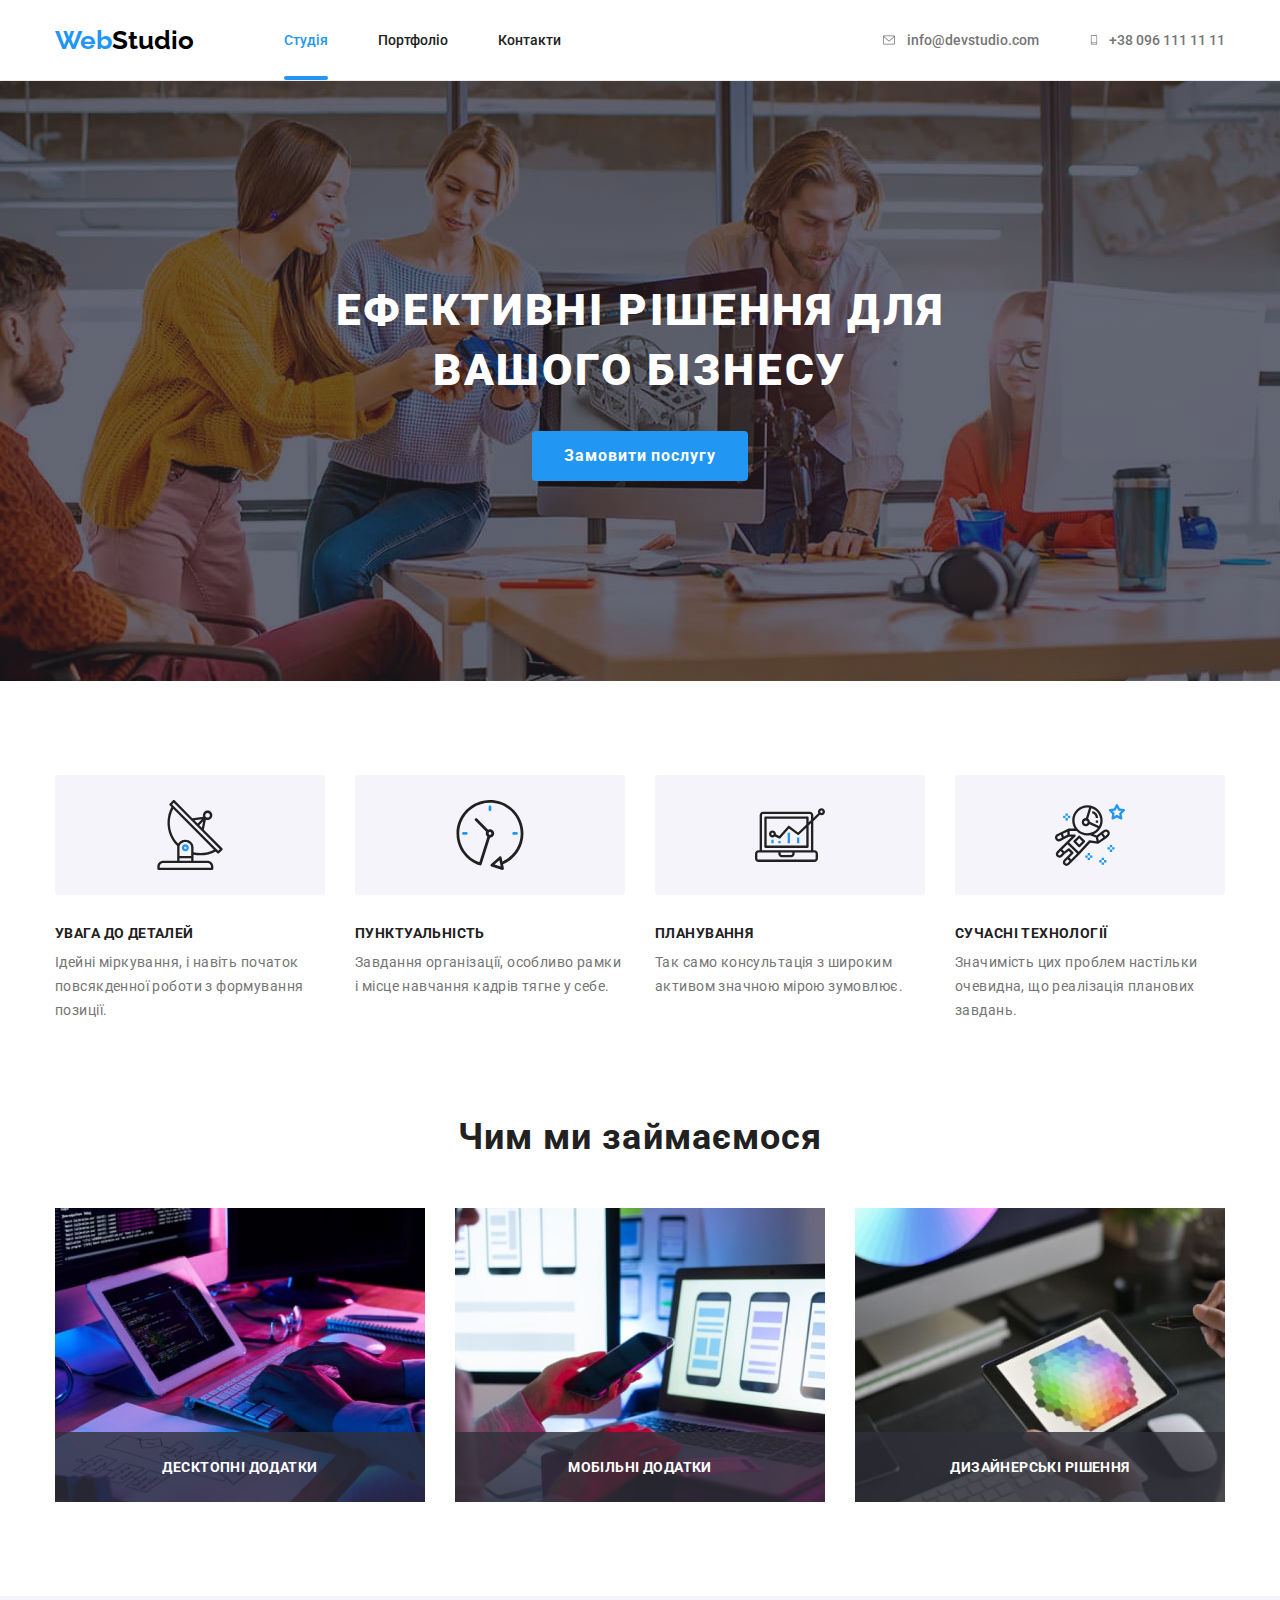
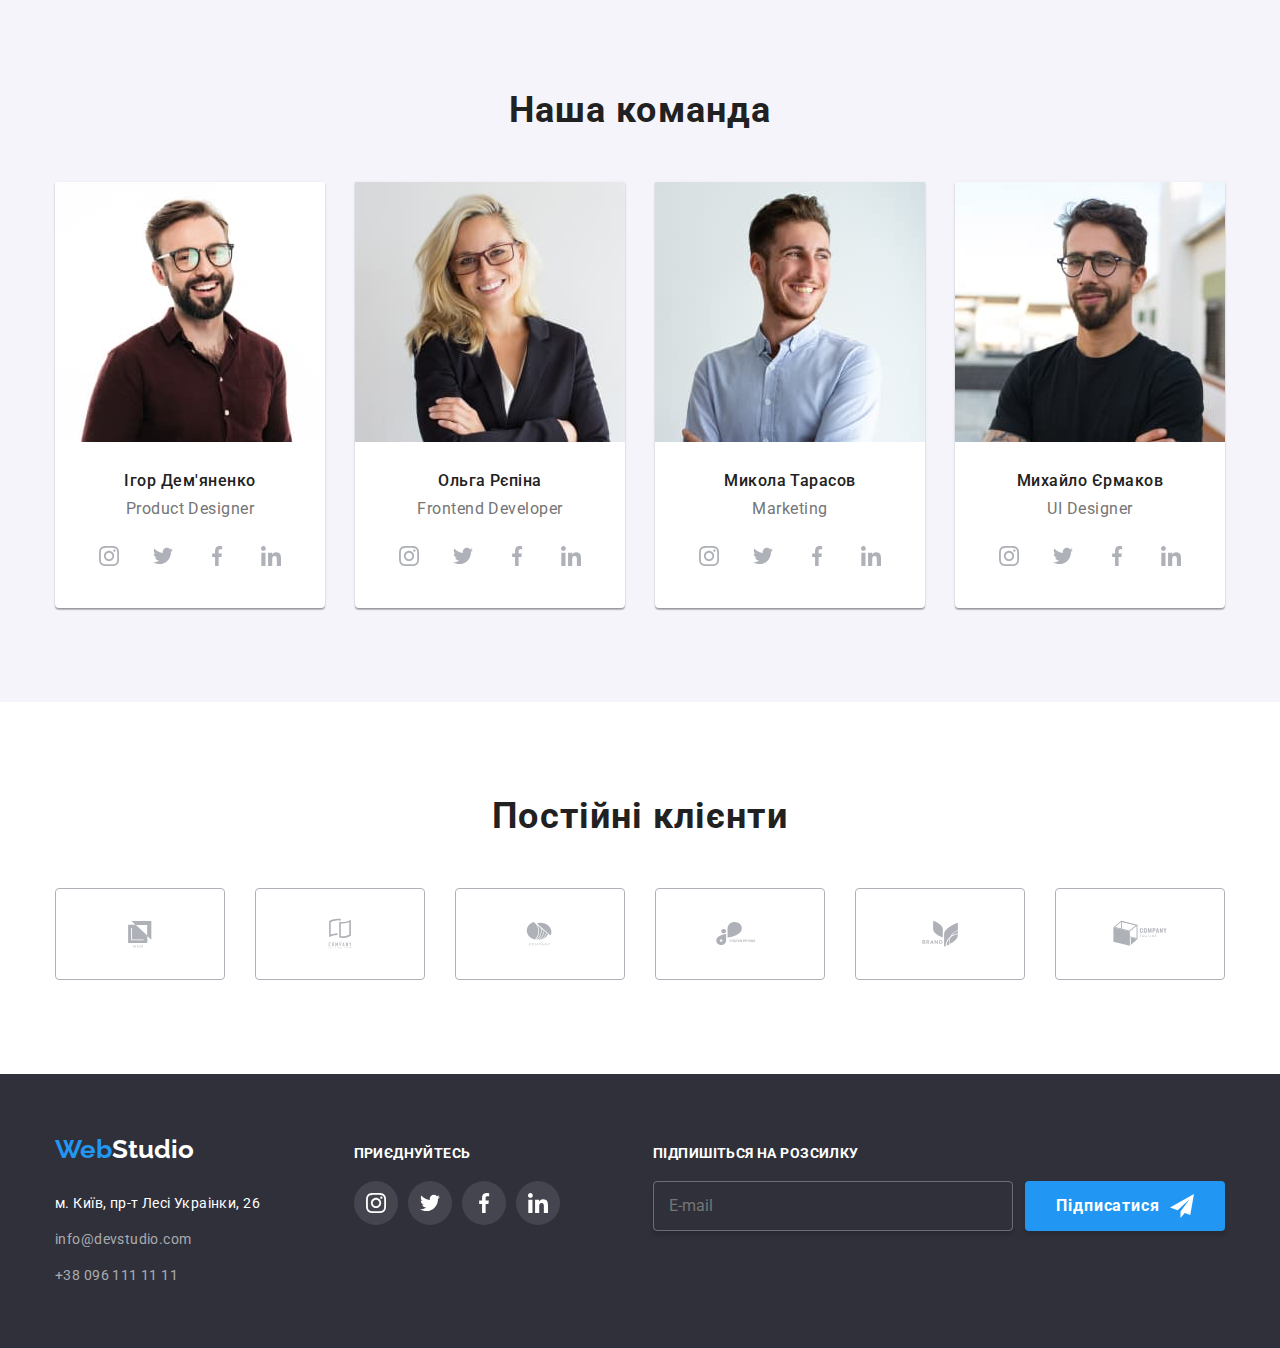
<file: index.html>
<!DOCTYPE html>
<html lang="uk">

<head>
  <meta charset="UTF-8">
  <meta name="viewport" content="width=device-width, initial-scale=1.0">

  <link rel="preconnect" href="https://fonts.googleapis.com">
  <link rel="preconnect" href="https://fonts.gstatic.com" crossorigin>
  <link href="https://fonts.googleapis.com/css2?family=Roboto:wght@400;500;700;900&display=swap" rel="stylesheet">
  <link href="https://fonts.googleapis.com/css2?family=Raleway:wght@700&display=swap" rel="stylesheet">

  <link rel="stylesheet" href="https://cdnjs.cloudflare.com/ajax/libs/modern-normalize/1.0.0/modern-normalize.min.css">
  <link rel="stylesheet" href="./css/main.min.css">

  <title>WebStudio</title>
</head>

<body>

  <!-- Header -->
  <header class="header">

    <div class="container header__menu">

      <!-- Navigation menu -->
      <nav class="navigation">
        <a href="#" class="logoweb">Web<span class="logostudio">Studio</span></a>
        <ul class="navigation__menu">
          <li><a href="#about" class="navigation__link-active">Студія</a></li>
          <li><a href="portfolio.html" class="navigation__link">Портфоліо</a></li>
          <li><a href="#contacts" class="navigation__link">Контакти</a></li>
        </ul>
      </nav>

      <!-- Connection menu -->
      <ul class="connection__menu">
        <li class="connection__list">
          <a href="mailto:info@devstudio.com" class="connection__link">
            <svg class="connection__svg-env">
              <use href="./images/symbol-defs.svg#envelope"></use>
            </svg>
            info@devstudio.com</a>
        </li>
        <li class="connection__list">
          <a href="tel:+380961111111" class="connection__link">
            <svg class="connection__svg-smart">
              <use href="./images/symbol-defs.svg#smartphone"></use>
            </svg>
            +38 096 111 11 11</a>
        </li>
      </ul>

      <!-- Mobile menu -->
      <div class="mobilemenu">
        <button class="mobilemenu__open js-open-menu" aria-expanded="false" aria-controls="mobile-menu">
          <svg class="mobilemenu__opensvg">
            <use href="./images/symbol-defs.svg#evenodd"></use>
          </svg>
        </button>
      </div>

      <div class="mobilemenu__conteiner js-menu-container " id="mobile-menu">
        <button class="mobilemenu__close js-close-menu">
          <svg class="mobilemenu__closesvg">
            <use href="./images/symbol-defs.svg#close"></use>
          </svg>
        </button>

        <ul class="mobilemenu__nav">
          <li><a href="#about" class="mobilemenu__link-active">Студія</a></li>
          <li><a href="portfolio.html" class="mobilemenu__link">Портфоліо</a></li>
          <li><a href="#contacts" class="mobilemenu__link">Контакти</a></li>
        </ul>

        <div>
        <ul>
          <li><a href="mailto:info@devstudio.com" class="mobilemenu__mailto">info@devstudio.com</a></li>
          <li><a href="tel:+380961111111" class="mobilemenu__tel">+38 096 111 11 11</a></li>
        </ul>
        <ul class="mobilemenu__snmenu">
          <li><a href="#" class="mobilemenu__snlist">Instagram</a></li>
          <li class="mobilemenu__snrazd"> </li>
          <li><a href="#" class="mobilemenu__snlist">Twitter</a></li>
          <li class="mobilemenu__snrazd"> </li>
          <li><a href="#" class="mobilemenu__snlist">Facebook</a></li>
          <li class="mobilemenu__snrazd"> </li>
          <li><a href="#" class="mobilemenu__snlist">LinkedIn</a></li>
        </ul>
      </div>

      </div>

    </div>
  </header>

  <!-- Main -->
  <main>

    <!-- Slogan -->
    <section class="section-slogan">
      <div class="container slogan">
        <h1 class="slogan__text">Ефективні рішення для вашого бізнесу</h1>
        <button type="button" class="order" data-modal-open>Замовити послугу</button>
      </div>

      <!-- Modal window -->
      <div class="modal__backdrop is-hidden" data-backdrop>
        <div class="modal is-hidden" data-modal>
          <form class="modal__form">
            <fieldset class="modal__group">
              <legend class="modal__title">Залиште свої дані, ми вам передзвонимо</legend>
              <label class="modal__label">
                <input type="text" name="username" placeholder=" " class="modal__input" autocomplete="on">
                <span class="modal__text">Ім'я</span>
                <span class="modal__icon">
                  <svg class="modal__svg">
                    <use href="./images/symbol-defs.svg#name"></use>
                  </svg>
                </span>
              </label>
              <label class="modal__label">
                <input type="text" name="phone" placeholder=" " class="modal__input" autocomplete="on">
                <span class="modal__text">Телефон</span> 
                <span class="modal__icon">
                  <svg class="modal__svg">
                    <use href="./images/symbol-defs.svg#phone"></use>
                  </svg>
                </span>
              </label>
              <label class="modal__label">
                <input type="text" name="email" placeholder=" " class="modal__input" autocomplete="on">
                <span class="modal__text">Пошта</span>
                <span class="modal__icon">
                  <svg class="modal__svg">
                    <use href="./images/symbol-defs.svg#email"></use>
                  </svg>
                </span>
              </label>
              <label class="modal__comments">
                <textarea name="feedback" placeholder="Введіть текст" class="modal__commetsinput" autocomplete="on"></textarea>
                <span class="modal__commentstext">Коментар</span>
              </label>
              <label class="modal__checkbox">
                <input type="checkbox" name="conditions" value="conditions" class="modal__checkboxinput">
                <span class="modal__checkboxicon">
                  <svg class="modal__checkboxsvg">
                    <use href="./images/symbol-defs.svg#checkbox"></use>
                  </svg>
                </span>
                <span class="modal__checkboxtext">Погоджуюся з розсилкою та приймаю
                  <a href="#" class="modal__checkboxtext-active">Умови договору</a></span>
              </label>
            </fieldset>
            <button type="submit" class="modal__send">
              Відправити
            </button>
          </form>
          <button data-modal-close class="modal__close">
            <svg class="modal__closesvg">
              <use href="./images/symbol-defs.svg#close"></use>
            </svg>
          </button>
        </div>
      </div>
    </section>


    <!-- What do we do -->
    <section class="section-whatdowedo">
      <div class="container whatdowedo">
        <h2 class="visually-hidden">What do we do</h2>
        <ul class="whatdowedo__menu">
          <li class="whatdowedo__list">
            <div class="whatdowedo__icon">
              <svg class="whatdowedo__icon-svg">
                <use href="./images/symbol-defs.svg#antenna"></use>
              </svg>
            </div>
            <h3 class="whatdowedo__title">Увага до деталей</h3>
            <p class="whatdowedo__text">Ідейні міркування, і навіть початок повсякденної роботи з формування позиції.
            </p>
          </li>

          <li class="whatdowedo__list icon-clock">
            <div class="whatdowedo__icon">
              <svg class="whatdowedo__icon-svg">
                <use href="./images/symbol-defs.svg#clock"></use>
              </svg>
            </div>
            <h3 class="whatdowedo__title">Пунктуальність</h3>
            <p class="whatdowedo__text">Завдання організації, особливо рамки і місце навчання кадрів тягне у себе.
            </p>
          </li>

          <li class="whatdowedo__list icon-diagram">
            <div class="whatdowedo__icon">
              <svg class="whatdowedo__icon-svg">
                <use href="./images/symbol-defs.svg#diagram"></use>
              </svg>
            </div>
            <h3 class="whatdowedo__title">Планування</h3>
            <p class="whatdowedo__text">Так само консультація з широким активом значною мірою зумовлює.</p>
          </li>

          <li class="whatdowedo__list icon-astronavt">
            <div class="whatdowedo__icon">
              <svg class="whatdowedo__icon-svg">
                <use href="./images/symbol-defs.svg#astronaut"></use>
              </svg>
            </div>
            <h3 class="whatdowedo__title">Сучасні технології</h3>
            <p class="whatdowedo__text">Значимість цих проблем настільки очевидна, що реалізація планових завдань.
            </p>
          </li>
        </ul>
      </div>
    </section>


    <!-- What do we do image-->

    <section class="section-whatimage">
      <div class="container what-image">
        <h2 class="whatimage__slogan" id="portfolio">Чим ми займаємося</h2>
        <ul class="whatimage__menu">
          <li class="whatimage__list">
            <img src="./images/whatimage/desktop@1x.jpg" 
            srcset="./images/whatimage/desktop@1x.jpg 1x,
                    ./images/whatimage/desktop@2x.jpg 2x,
                    ./images/whatimage/desktop@3x.jpg 3x"
            alt="Десктопні додатки" 
            class="whatimage__image">
            <p class="whatimage__text">Десктопні додатки</p>
          </li>

          <li class="whatimage__list">
            <img src="./images/whatimage/mobile@1x.jpg" 
            srcset="./images/whatimage/mobile@1x.jpg 1x,
                    ./images/whatimage/mobile@2x.jpg 2x,
                    ./images/whatimage/mobile@3x.jpg 3x"
            alt="Мобільні додатки" 
            class="whatimage__image">
            <p class="whatimage__text">Мобільні додатки</p>
          </li>

          <li class="whatimage__list">
            <img src="./images/whatimage/design@1x.jpg" 
            srcset="./images/whatimage/design@1x.jpg 1x,
                    ./images/whatimage/design@2x.jpg 2x,
                    ./images/whatimage/design@3x.jpg 3x"
            alt="Дизайнерські рішення"
            class="whatimage__image">
            <p class="whatimage__text">Дизайнерські рішення</p>
          </li>
        </ul>
      </div>
    </section>

    <!-- Our team -->

    <section class="section-ourteam">
      <div class="container ourteam">
        <h2 class="ourteam__title" id="about">Наша команда</h2>
        <ul class="ourteam__list">
          <li class="ourteam__card">
            <picture>
              <source srcset="./images/ourteam/demyanenko270@1x.jpg 1x, 
                              ./images/ourteam/demyanenko270@2x.jpg 2x, 
                              ./images/ourteam/demyanenko270@3x.jpg 3x" 
                              media="(min-width: 1200px)" >
              <source srcset="./images/ourteam/demyanenko354@1x.jpg 1x, 
                              ./images/ourteam/demyanenko354@2x.jpg 2x, 
                              ./images/ourteam/demyanenko354@3x.jpg 3x" 
                              media="(min-width: 768px)" >
              <source srcset="./images/ourteam/demyanenko450@1x.jpg 1x, 
                              ./images/ourteam/demyanenko450@2x.jpg 2x, 
                              ./images/ourteam/demyanenko450@3x.jpg 3x"  >
              <img src="./images/ourteam/demyanenko270@1x.jpg" alt="Ігор Дем'яненко" class="ourteam__img">
            </picture>
            <div class="ourteam__text">
              <h3 class="ourteam__name">Ігор Дем'яненко</h3>
              <p class="ourteam__profession">Product Designer</p>
              <ul class="ourteam__snmenu">
                <li>
                  <a href="#" class="ourteam__snlist">
                    <svg class="sn-svg">
                      <use href="./images/symbol-defs.svg#instagram"></use>
                    </svg>
                  </a>
                </li>
                <li>
                  <a href="#" class="ourteam__snlist">
                    <svg class="sn-svg">
                      <use href="./images/symbol-defs.svg#twitter"></use>
                    </svg>
                  </a>
                </li>
                <li>
                  <a href="#" class="ourteam__snlist">
                    <svg class="sn-svg">
                      <use href="./images/symbol-defs.svg#facebook"></use>
                    </svg>
                  </a>
                </li>
                <li>
                  <a href="#" class="ourteam__snlist">
                    <svg class="sn-svg">
                      <use href="./images/symbol-defs.svg#linkedin"></use>
                    </svg>
                  </a>
                </li>
              </ul>
            </div>
          </li>

          <li class="ourteam__card">
            <picture>
              <source srcset="./images/ourteam/repina270@1x.jpg 1x, 
                              ./images/ourteam/repina270@2x.jpg 2x, 
                              ./images/ourteam/repina270@3x.jpg 3x" 
                              media="(min-width: 1200px)" >
              <source srcset="./images/ourteam/repina354@1x.jpg 1x, 
                              ./images/ourteam/repina354@2x.jpg 2x, 
                              ./images/ourteam/repina354@3x.jpg 3x" 
                              media="(min-width: 768px)" >
              <source srcset="./images/ourteam/repina450@1x.jpg 1x, 
                              ./images/ourteam/repina450@2x.jpg 2x, 
                              ./images/ourteam/repina450@3x.jpg 3x"  >
              <img src="./images/ourteam/repina270@1x.jpg" alt="Ольга Рєпіна" class="ourteam__img">
            </picture>
            <div class="ourteam__text">
              <h3 class="ourteam__name">Ольга Рєпіна</h3>
              <p class="ourteam__profession">Frontend Developer</p>
              <ul class="ourteam__snmenu">
                <li>
                  <a href="#" class="ourteam__snlist">
                    <svg class="sn-svg">
                      <use href="./images/symbol-defs.svg#instagram"></use>
                    </svg>
                  </a>
                </li>
                <li>
                  <a href="#" class="ourteam__snlist">
                    <svg class="sn-svg">
                      <use href="./images/symbol-defs.svg#twitter"></use>
                    </svg>
                  </a>
                </li>
                <li>
                  <a href="#" class="ourteam__snlist">
                    <svg class="sn-svg">
                      <use href="./images/symbol-defs.svg#facebook"></use>
                    </svg>
                  </a>
                </li>
                <li>
                  <a href="#" class="ourteam__snlist">
                    <svg class="sn-svg">
                      <use href="./images/symbol-defs.svg#linkedin"></use>
                    </svg>
                  </a>
                </li>
              </ul>
            </div>
          </li>

          <li class="ourteam__card">
            <picture>
              <source srcset="./images/ourteam/tarasov270@1x.jpg 1x, 
                              ./images/ourteam/tarasov270@2x.jpg 2x, 
                              ./images/ourteam/tarasov270@3x.jpg 3x" 
                              media="(min-width: 1200px)" >
              <source srcset="./images/ourteam/tarasov354@1x.jpg 1x, 
                              ./images/ourteam/tarasov354@2x.jpg 2x, 
                              ./images/ourteam/tarasov354@3x.jpg 3x" 
                              media="(min-width: 768px)" >
              <source srcset="./images/ourteam/tarasov450@1x.jpg 1x, 
                              ./images/ourteam/tarasov450@2x.jpg 2x, 
                              ./images/ourteam/tarasov450@3x.jpg 3x"  >
              <img src="./images/ourteam/tarasov270@1x.jpg" alt="Микола Тарасов" class="ourteam__img">
            </picture>
            <div class="ourteam__text">
              <h3 class="ourteam__name">Микола Тарасов</h3>
              <p class="ourteam__profession">Marketing</p>
              <ul class="ourteam__snmenu">
                <li>
                  <a href="#" class="ourteam__snlist">
                    <svg class="sn-svg">
                      <use href="./images/symbol-defs.svg#instagram"></use>
                    </svg>
                  </a>
                </li>
                <li>
                  <a href="#" class="ourteam__snlist">
                    <svg class="sn-svg">
                      <use href="./images/symbol-defs.svg#twitter"></use>
                    </svg>
                  </a>
                </li>
                <li>
                  <a href="#" class="ourteam__snlist">
                    <svg class="sn-svg">
                      <use href="./images/symbol-defs.svg#facebook"></use>
                    </svg>
                  </a>
                </li>
                <li>
                  <a href="#" class="ourteam__snlist">
                    <svg class="sn-svg">
                      <use href="./images/symbol-defs.svg#linkedin"></use>
                    </svg>
                  </a>
                </li>
              </ul>
            </div>
          </li>

          <li class="ourteam__card">
            <picture>
              <source srcset="./images/ourteam/ermakov270@1x.jpg 1x, 
                              ./images/ourteam/ermakov270@2x.jpg 2x, 
                              ./images/ourteam/ermakov270@3x.jpg 3x" 
                              media="(min-width: 1200px)" >
              <source srcset="./images/ourteam/ermakov354@1x.jpg 1x, 
                              ./images/ourteam/ermakov354@2x.jpg 2x, 
                              ./images/ourteam/ermakov354@3x.jpg 3x" 
                              media="(min-width: 768px)" >
              <source srcset="./images/ourteam/ermakov450@1x.jpg 1x, 
                              ./images/ourteam/ermakov450@2x.jpg 2x, 
                              ./images/ourteam/ermakov450@3x.jpg 3x"  >
              <img src="./images/ourteam/ermakov270@1x.jpg" alt="Михайло Єрмаков" class="ourteam__img">
            </picture>
            <div class="ourteam__text">
              <h3 class="ourteam__name">Михайло Єрмаков</h3>
              <p class="ourteam__profession">UI Designer</p>
              <ul class="ourteam__snmenu">
                <li>
                  <a href="#" class="ourteam__snlist">
                    <svg class="sn-svg">
                      <use href="./images/symbol-defs.svg#instagram"></use>
                    </svg>
                  </a>
                </li>
                <li>
                  <a href="#" class="ourteam__snlist">
                    <svg class="sn-svg">
                      <use href="./images/symbol-defs.svg#twitter"></use>
                    </svg>
                  </a>
                </li>
                <li>
                  <a href="#" class="ourteam__snlist">
                    <svg class="sn-svg">
                      <use href="./images/symbol-defs.svg#facebook"></use>
                    </svg>
                  </a>
                </li>
                <li>
                  <a href="#" class="ourteam__snlist">
                    <svg class="sn-svg">
                      <use href="./images/symbol-defs.svg#linkedin"></use>
                    </svg>
                  </a>
                </li>
              </ul>
            </div>
          </li>

        </ul>
      </div>
    </section>


    <!-- Regular customers -->

    <section class="section-regcust">
      <div class="container">
        <h2 class="regcust__title" id="customers">Постійні клієнти</h2>
        <ul class="regcust__menu">
          <li class="regcust__list">
            <a href="#" class="regcust__list-a">
              <svg class="regcust__client-svg">
                <use href="./images/symbol-defs.svg#client1"></use>
              </svg>
            </a>
          </li>
          <li class="regcust__list">
            <a href="#" class="regcust__list-a">
              <svg class="regcust__client-svg">
                <use href="./images/symbol-defs.svg#client2"></use>
              </svg>
            </a>
          </li>
          <li class="regcust__list">
            <a href="#" class="regcust__list-a">
              <svg class="regcust__client-svg">
                <use href="./images/symbol-defs.svg#client3"></use>
              </svg>
            </a>
          </li>
          <li class="regcust__list">
            <a href="#" class="regcust__list-a">
              <svg class="regcust__client-svg">
                <use href="./images/symbol-defs.svg#client4"></use>
              </svg>
            </a>
          </li>
          <li class="regcust__list">
            <a href="#" class="regcust__list-a">
              <svg class="regcust__client-svg">
                <use href="./images/symbol-defs.svg#client5"></use>
              </svg>
            </a>
          </li>
          <li class="regcust__list">
            <a href="#" class="regcust__list-a">
              <svg class="regcust__client-svg">
                <use href="./images/symbol-defs.svg#client6"></use>
              </svg>
            </a>
          </li>
        </ul>
      </div>
    </section>

  </main>

  <!-- Footer -->
  <footer class="footer">

    <!-- Contacts -->
    <div class="container footer__container">
      <div class="footer__contacts">
        <a href="#" class="footer__logoweb" id="contacts">Web<span class="footer__logostudio">Studio</span></a>
        <ul class="contacts__menu">
          <li class="contacts__list">
            <a href="https://goo.gl/maps/CPtrU1FHBa2aNyZL9" target="_blank" rel="noopener noreferrer nofollow"
              class="contacts__link">
              м. Київ, пр-т Лесі Украінки, 26</a>
          </li>
          <li class="contacts__list">
            <a href="mailto:info@devstudio.com" class="contacts__link-dop">info@devstudio.com</a>
          </li>
          <li><a href="tel:+380961111111" class="contacts__link-dop">+38 096 111 11 11</a></li>
        </ul>
      </div>

      <!-- Social networks -->
      <div class="footer_socialnetworks">
        <p class="socialnetworks__title">приєднуйтесь</p>
        <ul class="socialnetworks__menu">
          <li>
            <a href="#" class="socialnetworks__list">
              <svg class="sn-svg">
                <use href="./images/symbol-defs.svg#instagram"></use>
              </svg>
            </a>
          </li>
          <li>
            <a href="#" class="socialnetworks__list">
              <svg class="sn-svg">
                <use href="./images/symbol-defs.svg#twitter"></use>
              </svg>
            </a>
          </li>
          <li>
            <a href="#" class="socialnetworks__list">
              <svg class="sn-svg">
                <use href="./images/symbol-defs.svg#facebook"></use>
              </svg>
            </a>
          </li>
          <li>
            <a href="#" class="socialnetworks__list">
              <svg class="sn-svg">
                <use href="./images/symbol-defs.svg#linkedin"></use>
              </svg>
            </a>
          </li>
        </ul>
      </div>

      <!-- Subscribe forms -->
      <div class="footer__subscribe">
        <p class="subscribe__title">Підпишіться на розсилку</p>
        <form name="subscribe__form" novalidate class="subscribe__form">
          <input type="email" name="email" placeholder="E-mail"  autocomplete="on">
          <button type="submit" class="subscribe__button">
            Підписатися
            <svg class="subscribe__svg">
              <use href="./images/symbol-defs.svg#telegram"></use>
            </svg>
          </button>
        </form>
      </div>

    </div>
  </footer>

  <!-- Script modal windows -->
  <script src="./js/modal.js"></script>

  <!-- Script mobile nenu -->
  <script src="./js/mobile-menu.js"></script>

</body>

</html>
</file>
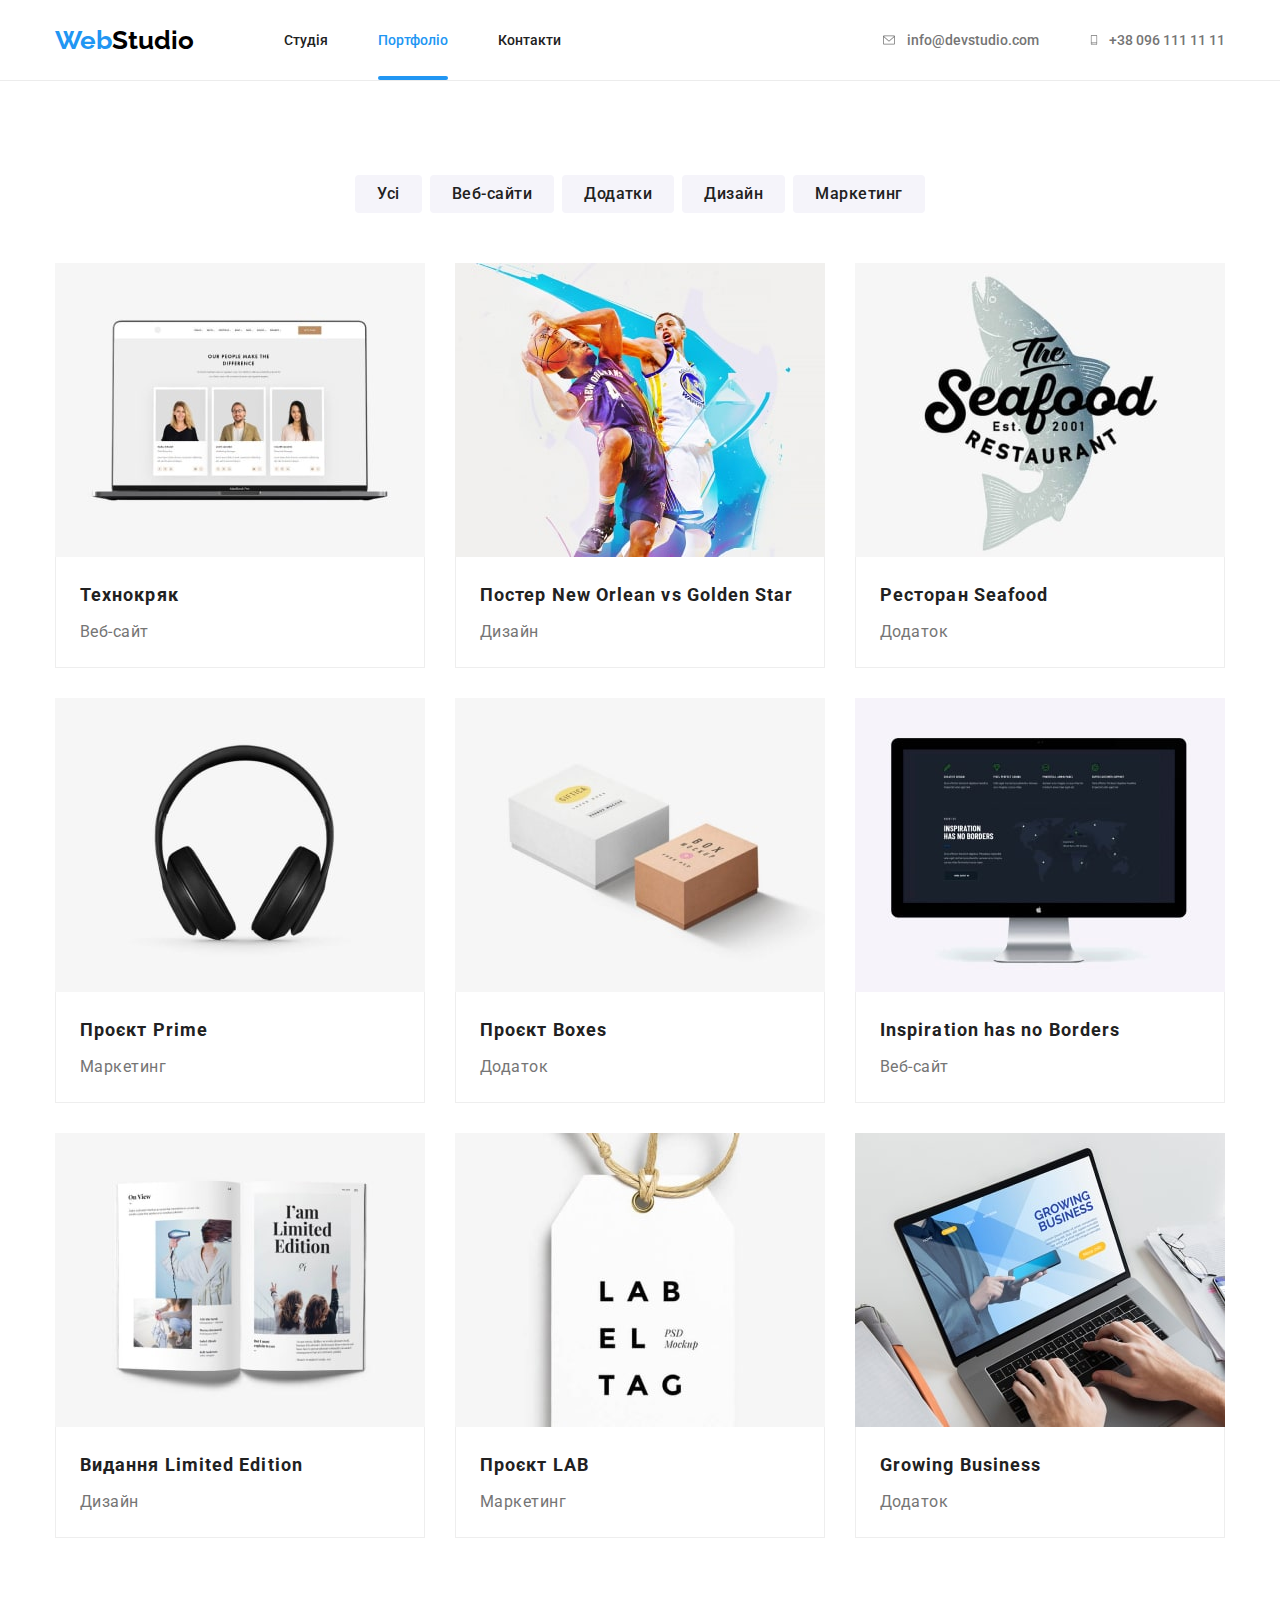
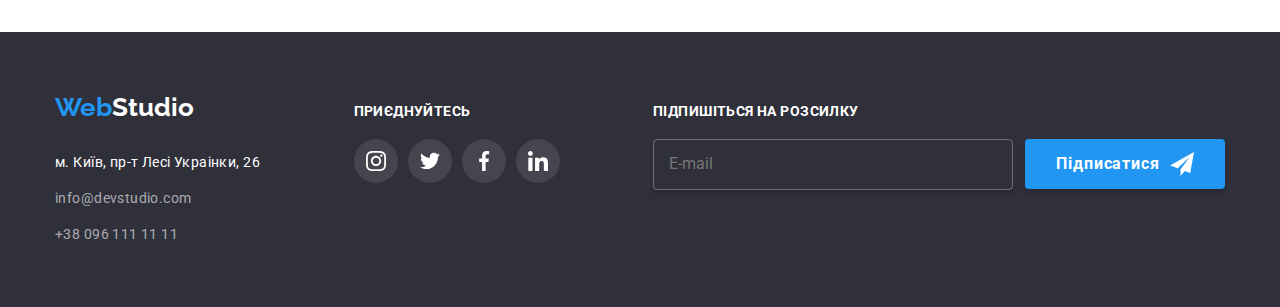
<file: portfolio.html>
<!DOCTYPE html>
<html lang="uk">

<head>
  <meta charset="UTF-8">
  <meta name="viewport" content="width=device-width, initial-scale=1.0">

  <link rel="preconnect" href="https://fonts.googleapis.com">
  <link rel="preconnect" href="https://fonts.gstatic.com" crossorigin>
  <link href="https://fonts.googleapis.com/css2?family=Roboto:wght@400;500;700;900&display=swap" rel="stylesheet">
  <link href="https://fonts.googleapis.com/css2?family=Raleway:wght@700&display=swap" rel="stylesheet">

  <link rel="stylesheet" href="https://cdnjs.cloudflare.com/ajax/libs/modern-normalize/1.0.0/modern-normalize.min.css">
  <link rel="stylesheet" href="./css/main.min.css">

  <title>Portfolio</title>
</head>

<body>

  <!-- Header -->
  <header class="header">

    <div class="container header__menu">

      <!-- Navigation menu -->
      <nav class="navigation">
        <a href="#" class="logoweb">Web<span class="logostudio">Studio</span></a>
        <ul class="navigation__menu">
          <li><a href="index.html" class="navigation__link">Студія</a></li>
          <li><a href="portfolio.html" class="navigation__link-active">Портфоліо</a></li>
          <li><a href="#contacts" class="navigation__link">Контакти</a></li>
        </ul>
      </nav>

      <!-- Connection menu -->
      <ul class="connection__menu">
        <li class="connection__list">
          <a href="mailto:info@devstudio.com" class="connection__link">
            <svg class="connection__svg-env">
              <use href="./images/symbol-defs.svg#envelope"></use>
            </svg>
            info@devstudio.com</a>
        </li>
        <li class="connection__list">
          <a href="tel:+380961111111" class="connection__link">
            <svg class="connection__svg-smart">
              <use href="./images/symbol-defs.svg#smartphone"></use>
            </svg>
            +38 096 111 11 11</a>
        </li>
      </ul>

      <!-- Mobile menu -->
      <div class="mobilemenu">
        <button class="mobilemenu__open js-open-menu" aria-expanded="false" aria-controls="mobile-menu">
          <svg class="mobilemenu__opensvg">
            <use href="./images/symbol-defs.svg#evenodd"></use>
          </svg>
        </button>
      </div>

      <div class="mobilemenu__conteiner js-menu-container " id="mobile-menu">
        <button class="mobilemenu__close js-close-menu">
          <svg class="mobilemenu__closesvg">
            <use href="./images/symbol-defs.svg#close"></use>
          </svg>
        </button>

        <ul class="mobilemenu__nav">
          <li><a href="index.html" class="mobilemenu__link">Студія</a></li>
          <li><a href="portfolio.html" class="mobilemenu__link-active">Портфоліо</a></li>
          <li><a href="#contacts" class="mobilemenu__link">Контакти</a></li>
        </ul>

        <div>
        <ul>
          <li><a href="mailto:info@devstudio.com" class="mobilemenu__mailto">info@devstudio.com</a></li>
          <li><a href="tel:+380961111111" class="mobilemenu__tel">+38 096 111 11 11</a></li>
        </ul>
        <ul class="mobilemenu__snmenu">
          <li><a href="#" class="mobilemenu__snlist">Instagram</a></li>
          <li class="mobilemenu__snrazd"> </li>
          <li><a href="#" class="mobilemenu__snlist">Twitter</a></li>
          <li class="mobilemenu__snrazd"> </li>
          <li><a href="#" class="mobilemenu__snlist">Facebook</a></li>
          <li class="mobilemenu__snrazd"> </li>
          <li><a href="#" class="mobilemenu__snlist">LinkedIn</a></li>
        </ul>
      </div>

      </div>

    </div>
  </header>

  <!-- Main -->
  <main>

    <section class="section__portfolio">

      <div class="container">
        <h1 class="visually-hidden">Portfolio</h1>

        <!-- PORTFOLIO BUTTONS -->

        <ul class="portfolio__button-menu">
          <li><button type="button" class="portfolio__button">Усі</button></li>
          <li><button type="button" class="portfolio__button">Веб-сайти</button></li>
          <li><button type="button" class="portfolio__button">Додатки</button></li>
          <li><button type="button" class="portfolio__button">Дизайн</button></li>
          <li><button type="button" class="portfolio__button">Маркетинг</button></li>
        </ul>

        <!-- PORTFOLIO CARDS -->

        <ul class="portfolio__menu">

          <li>
            <a href="#portfolio" class="portfolio__card">
              <div class="portfolio__image">
                <picture>
                  <source srcset="./images/portfolio/portfolio01d@1x.jpg 1x, 
                                  ./images/portfolio/portfolio01d@2x.jpg 2x, 
                                  ./images/portfolio/portfolio01d@3x.jpg 3x" 
                                  media="(min-width: 1200px)" >
                  <source srcset="./images/portfolio/portfolio01t@1x.jpg 1x, 
                                  ./images/portfolio/portfolio01t@2x.jpg 2x, 
                                  ./images/portfolio/portfolio01t@3x.jpg 3x" 
                                  media="(min-width: 768px)" >
                  <source srcset="./images/portfolio/portfolio01m@1x.jpg 1x, 
                                  ./images/portfolio/portfolio01m@2x.jpg 2x, 
                                  ./images/portfolio/portfolio01m@3x.jpg 3x">
                  <img src="./images/portfolio/portfolio01@1x.jpg" class="portfolio__picture" alt="Технокряк">
                </picture>
                <div class="portfolio__overlay">
                  <p class="portfolio__overlay-text">Ресурс пропонує комплексні пропозиції з різним рівнем
                    функціоналу та
                    сервісів. Все це дозволить
                    відвідувачу отримати вичерпні відомості про компанію чи приватну особу.</p>
                </div>
              </div>
              <div class="portfolio__back">
                <h3 class="portfolio__title">Технокряк</h3>
                <p class="portfolio__text">Веб-сайт</p>
              </div>
            </a>
          </li>

          <li>
            <a href="#portfolio" class="portfolio__card">
              <div class="portfolio__image">
                <picture>
                  <source srcset="./images/portfolio/portfolio02d@1x.jpg 1x, 
                                  ./images/portfolio/portfolio02d@2x.jpg 2x, 
                                  ./images/portfolio/portfolio02d@3x.jpg 3x" 
                                  media="(min-width: 1200px)" >
                  <source srcset="./images/portfolio/portfolio02t@1x.jpg 1x, 
                                  ./images/portfolio/portfolio02t@2x.jpg 2x, 
                                  ./images/portfolio/portfolio02t@3x.jpg 3x" 
                                  media="(min-width: 768px)" >
                  <source srcset="./images/portfolio/portfolio02m@1x.jpg 1x, 
                                  ./images/portfolio/portfolio02m@2x.jpg 2x, 
                                  ./images/portfolio/portfolio02m@3x.jpg 3x"  >
                  <img src="./images/portfolio/portfolio02@1x.jpg" class="portfolio__picture" alt="Постер New Orlean vs Golden Star">
                </picture>
                <div class="portfolio__overlay">
                  <p class="portfolio__overlay-text">Ресурс пропонує комплексні пропозиції з різним рівнем функціоналу
                    та
                    сервісів. Все це дозволить
                    відвідувачу отримати вичерпні відомості про компанію чи приватну особу.</p>
                </div>
              </div>
              <div class="portfolio__back">
                <h3 class="portfolio__title">Постер New Orlean vs Golden Star</h3>
                <p class="portfolio__text">Дизайн</p>
              </div>
            </a>
          </li>

          <li>
            <a href="#portfolio" class="portfolio__card">
              <div class="portfolio__image">
                <picture>
                  <source srcset="./images/portfolio/portfolio03d@1x.jpg 1x, 
                                  ./images/portfolio/portfolio03d@2x.jpg 2x, 
                                  ./images/portfolio/portfolio03d@3x.jpg 3x" 
                                  media="(min-width: 1200px)" >
                  <source srcset="./images/portfolio/portfolio03t@1x.jpg 1x, 
                                ./images/portfolio/portfolio03t@2x.jpg 2x, 
                                ./images/portfolio/portfolio03t@3x.jpg 3x" 
                                media="(min-width: 768px)" >
                <source srcset="./images/portfolio/portfolio03m@1x.jpg 1x, 
                                ./images/portfolio/portfolio03m@2x.jpg 2x, 
                                ./images/portfolio/portfolio03m@3x.jpg 3x"  >
                <img src="./images/portfolio/portfolio03@1x.jpg" class="portfolio__picture" alt="Ресторан Seafood">
                </picture>
                <div class="portfolio__overlay">
                  <p class="portfolio__overlay-text">Ресурс пропонує комплексні пропозиції з різним рівнем функціоналу
                    та
                    сервісів. Все це дозволить
                    відвідувачу отримати вичерпні відомості про компанію чи приватну особу.</p>
                </div>
              </div>
              <div class="portfolio__back">
                <h3 class="portfolio__title">Ресторан Seafood</h3>
                <p class="portfolio__text">Додаток</p>
              </div>
            </a>
          </li>

          <li>
            <a href="#portfolio" class="portfolio__card">
              <div class="portfolio__image">
                <picture>
                  <source srcset="./images/portfolio/portfolio04d@1x.jpg 1x, 
                                  ./images/portfolio/portfolio04d@2x.jpg 2x, 
                                  ./images/portfolio/portfolio04d@3x.jpg 3x" 
                                  media="(min-width: 1200px)" >
                <source srcset="./images/portfolio/portfolio04t@1x.jpg 1x, 
                                ./images/portfolio/portfolio04t@2x.jpg 2x, 
                                ./images/portfolio/portfolio04t@3x.jpg 3x" 
                                media="(min-width: 768px)" >
                <source srcset="./images/portfolio/portfolio04m@1x.jpg 1x, 
                                ./images/portfolio/portfolio04m@2x.jpg 2x, 
                                ./images/portfolio/portfolio04m@3x.jpg 3x"  >
                <img src="./images/portfolio/portfolio04@1x.jpg" class="portfolio__picture" alt="Проєкт Prime">
                </picture>      
                <div class="portfolio__overlay">
                  <p class="portfolio__overlay-text">Ресурс пропонує комплексні пропозиції з різним рівнем функціоналу
                    та
                    сервісів. Все це дозволить
                    відвідувачу отримати вичерпні відомості про компанію чи приватну особу.</p>
                </div>
              </div>
              <div class="portfolio__back">
                <h3 class="portfolio__title">Проєкт Prime</h3>
                <p class="portfolio__text">Маркетинг</p>
              </div>
            </a>
          </li>

          <li>
            <a href="#portfolio" class="portfolio__card">
              <div class="portfolio__image">
                <picture>
                  <source srcset="./images/portfolio/portfolio05d@1x.jpg 1x, 
                                  ./images/portfolio/portfolio05d@2x.jpg 2x, 
                                  ./images/portfolio/portfolio05d@3x.jpg 3x" 
                                  media="(min-width: 1200px)" >
                  <source srcset="./images/portfolio/portfolio05t@1x.jpg 1x, 
                                ./images/portfolio/portfolio05t@2x.jpg 2x, 
                                ./images/portfolio/portfolio05t@3x.jpg 3x" 
                                media="(min-width: 768px)" >
                <source srcset="./images/portfolio/portfolio05m@1x.jpg 1x, 
                                ./images/portfolio/portfolio05m@2x.jpg 2x, 
                                ./images/portfolio/portfolio05m@3x.jpg 3x"  >
                <img src="./images/portfolio/portfolio05@1x.jpg" class="portfolio__picture" alt="Проєкт Boxes">
                </picture>
                <div class="portfolio__overlay">
                  <p class="portfolio__overlay-text">Ресурс пропонує комплексні пропозиції з різним рівнем функціоналу
                    та
                    сервісів. Все це дозволить
                    відвідувачу отримати вичерпні відомості про компанію чи приватну особу.</p>
                </div>
              </div>
              <div class="portfolio__back">
                <h3 class="portfolio__title">Проєкт Boxes</h3>
                <p class="portfolio__text">Додаток</p>
              </div>
            </a>
          </li>

          <li>
            <a href="#portfolio" class="portfolio__card">
              <div class="portfolio__image">
                <picture>
                  <source srcset="./images/portfolio/portfolio06d@1x.jpg 1x, 
                                    ./images/portfolio/portfolio06d@2x.jpg 2x, 
                                    ./images/portfolio/portfolio06d@3x.jpg 3x" 
                                    media="(min-width: 1200px)" >
                  <source srcset="./images/portfolio/portfolio06t@1x.jpg 1x, 
                                ./images/portfolio/portfolio06t@2x.jpg 2x, 
                                ./images/portfolio/portfolio06t@3x.jpg 3x" 
                                media="(min-width: 768px)" >
                <source srcset="./images/portfolio/portfolio06m@1x.jpg 1x, 
                                ./images/portfolio/portfolio06m@2x.jpg 2x, 
                                ./images/portfolio/portfolio06m@3x.jpg 3x"  >
                <img src="./images/portfolio/portfolio06@1x.jpg" class="portfolio__picture" alt="Inspiration has no Borders">
                </picture>
                <div class="portfolio__overlay">
                  <p class="portfolio__overlay-text">Ресурс пропонує комплексні пропозиції з різним рівнем функціоналу
                    та
                    сервісів. Все це дозволить
                    відвідувачу отримати вичерпні відомості про компанію чи приватну особу.</p>
                </div>
              </div>
              <div class="portfolio__back">
                <h3 class="portfolio__title">Inspiration has no Borders</h3>
                <p class="portfolio__text">Веб-сайт</p>
              </div>
            </a>
          </li>

          <li>
            <a href="#portfolio" class="portfolio__card">
              <div class="portfolio__image">
                <picture>
                  <source srcset="./images/portfolio/portfolio07d@1x.jpg 1x, 
                                  ./images/portfolio/portfolio07d@2x.jpg 2x, 
                                  ./images/portfolio/portfolio07d@3x.jpg 3x" 
                                  media="(min-width: 1200px)" >
                  <source srcset="./images/portfolio/portfolio07t@1x.jpg 1x, 
                                ./images/portfolio/portfolio07t@2x.jpg 2x, 
                                ./images/portfolio/portfolio07t@3x.jpg 3x" 
                                media="(min-width: 768px)" >
                <source srcset="./images/portfolio/portfolio07m@1x.jpg 1x, 
                                ./images/portfolio/portfolio07m@2x.jpg 2x, 
                                ./images/portfolio/portfolio07m@3x.jpg 3x"  >
                <img src="./images/portfolio/portfolio07@1x.jpg" class="portfolio__picture" alt="Видання Limited Edition">
                </picture>
                <div class="portfolio__overlay">
                  <p class="portfolio__overlay-text">Ресурс пропонує комплексні пропозиції з різним рівнем функціоналу
                    та
                    сервісів. Все це дозволить
                    відвідувачу отримати вичерпні відомості про компанію чи приватну особу.</p>
                </div>
              </div>
              <div class="portfolio__back">
                <h3 class="portfolio__title">Видання Limited Edition</h3>
                <p class="portfolio__text">Дизайн</p>
              </div>
            </a>
          </li>

          <li>
            <a href="#portfolio" class="portfolio__card">
              <div class="portfolio__image">
                <picture>
                  <source srcset="./images/portfolio/portfolio08d@1x.jpg 1x, 
                                  ./images/portfolio/portfolio08d@2x.jpg 2x, 
                                  ./images/portfolio/portfolio08d@3x.jpg 3x" 
                                  media="(min-width: 1200px)" >
                  <source srcset="./images/portfolio/portfolio08t@1x.jpg 1x, 
                                ./images/portfolio/portfolio08t@2x.jpg 2x, 
                                ./images/portfolio/portfolio08t@3x.jpg 3x" 
                                media="(min-width: 768px)" >
                <source srcset="./images/portfolio/portfolio08m@1x.jpg 1x, 
                                ./images/portfolio/portfolio08m@2x.jpg 2x, 
                                ./images/portfolio/portfolio08m@3x.jpg 3x"  >
                <img src="./images/portfolio/portfolio08@1x.jpg" class="portfolio__picture" alt="Проєкт LAB">
                </picture>
                <div class="portfolio__overlay">
                  <p class="portfolio__overlay-text">Ресурс пропонує комплексні пропозиції з різним рівнем функціоналу
                    та
                    сервісів. Все це дозволить
                    відвідувачу отримати вичерпні відомості про компанію чи приватну особу.</p>
                </div>
              </div>
              <div class="portfolio__back">
                <h3 class="portfolio__title">Проєкт LAB</h3>
                <p class="portfolio__text">Маркетинг</p>
              </div>
            </a>
          </li>

          <li>
            <a href="#portfolio" class="portfolio__card">
              <div class="portfolio__image">
                <picture>
                  <source srcset="./images/portfolio/portfolio09d@1x.jpg 1x, 
                                  ./images/portfolio/portfolio09d@2x.jpg 2x, 
                                  ./images/portfolio/portfolio09d@3x.jpg 3x" 
                                  media="(min-width: 1200px)" >
                <source srcset="./images/portfolio/portfolio09t@1x.jpg 1x, 
                                ./images/portfolio/portfolio09t@2x.jpg 2x, 
                                ./images/portfolio/portfolio09t@3x.jpg 3x" 
                                media="(min-width: 768px)" >
                <source srcset="./images/portfolio/portfolio09m@1x.jpg 1x, 
                                ./images/portfolio/portfolio09m@2x.jpg 2x, 
                                ./images/portfolio/portfolio09m@3x.jpg 3x"  >
                <img src="./images/portfolio/portfolio09@1x.jpg" class="portfolio__picture" alt="Growing Business">
                </picture>
                <div class="portfolio__overlay">
                  <p class="portfolio__overlay-text">Ресурс пропонує комплексні пропозиції з різним рівнем функціоналу
                    та
                    сервісів. Все це дозволить
                    відвідувачу отримати вичерпні відомості про компанію чи приватну особу.</p>
                </div>
              </div>
              <div class="portfolio__back">
                <h3 class="portfolio__title">Growing Business</h3>
                <p class="portfolio__text">Додаток</p>
              </div>
            </a>
          </li>
        </ul>

      </div>

    </section>
  </main>

  <!-- Footer -->
  <footer class="footer">

    <!-- Contacts -->
    <div class="container footer__container">
      <div class="footer__contacts">
        <a href="#" class="footer__logoweb" id="contacts">Web<span class="footer__logostudio">Studio</span></a>
        <ul class="contacts__menu">
          <li class="contacts__list">
            <a href="https://goo.gl/maps/CPtrU1FHBa2aNyZL9" target="_blank" rel="noopener noreferrer nofollow"
              class="contacts__link">
              м. Київ, пр-т Лесі Украінки, 26</a>
          </li>
          <li class="contacts__list">
            <a href="mailto:info@devstudio.com" class="contacts__link-dop">info@devstudio.com</a>
          </li>
          <li><a href="tel:+380961111111" class="contacts__link-dop">+38 096 111 11 11</a></li>
        </ul>
      </div>

      <!-- Social networks -->
      <div class="footer_socialnetworks">
        <p class="socialnetworks__title">приєднуйтесь</p>
        <ul class="socialnetworks__menu">
          <li>
            <a href="#" class="socialnetworks__list">
              <svg class="sn-svg">
                <use href="./images/symbol-defs.svg#instagram"></use>
              </svg>
            </a>
          </li>
          <li>
            <a href="#" class="socialnetworks__list">
              <svg class="sn-svg">
                <use href="./images/symbol-defs.svg#twitter"></use>
              </svg>
            </a>
          </li>
          <li>
            <a href="#" class="socialnetworks__list">
              <svg class="sn-svg">
                <use href="./images/symbol-defs.svg#facebook"></use>
              </svg>
            </a>
          </li>
          <li>
            <a href="#" class="socialnetworks__list">
              <svg class="sn-svg">
                <use href="./images/symbol-defs.svg#linkedin"></use>
              </svg>
            </a>
          </li>
        </ul>
      </div>


      <!-- Subscribe forms -->
      <div class="footer__subscribe">
        <p class="subscribe__title">Підпишіться на розсилку</p>
        <form name="subscribe__form" novalidate class="subscribe__form">
          <input type="email" name="email" placeholder="E-mail"  autocomplete="on">
          <button type="submit" class="subscribe__button">
            Підписатися
            <svg class="subscribe__svg">
              <use href="./images/symbol-defs.svg#telegram"></use>
            </svg>
          </button>
        </form>
      </div>

    </div>
  </footer>

  
  <!-- Script mobile nenu -->
  <script src="./js/mobile-menu.js"></script>

</body>

</html>
</file>
<file: css/main.min.css>
body{font-style:normal;font-family:"Roboto",sans-serif}body.modal-open{overflow:hidden}h1,h2,h3,h4,h5,h6{margin:0;padding:0}p{margin:0;padding:0}a{text-decoration:none;color:currentColor}ul{list-style-type:none;margin:0;padding:0}button{font-style:normal;font-family:"Roboto",sans-serif;padding:0}img{display:block}.visually-hidden{position:absolute;width:1px;height:1px;margin:-1px;border:0;padding:0;white-space:nowrap;-webkit-clip-path:inset(100%);clip-path:inset(100%);clip:rect(0 0 0 0);overflow:hidden}.container{max-width:480px;padding:0 15px;margin:0 auto}@media screen and (min-width: 768px){.container{max-width:768px;padding:0 15px;margin:0 auto}}@media screen and (min-width: 1200px){.container{max-width:1200px;padding:0 15px;margin:0 auto}}.header{border-bottom:1px solid #ececec;position:relative}.header__menu{background-color:#fff;display:-webkit-box;display:-ms-flexbox;display:flex;-webkit-box-align:center;-ms-flex-align:center;align-items:center;-webkit-box-pack:justify;-ms-flex-pack:justify;justify-content:space-between}.logoweb{color:#2196f3;font-size:26px;font-weight:700;line-height:1.17;font-family:"Raleway",sans-serif}.logostudio{color:#000}.navigation{display:-webkit-box;display:-ms-flexbox;display:flex;-webkit-box-align:center;-ms-flex-align:center;align-items:center}.navigation__menu{display:none}@media screen and (min-width: 768px){.navigation__menu{display:-webkit-box;display:-ms-flexbox;display:flex;gap:50px;padding:0;margin-left:90px}}.navigation__link{color:#212121;font-size:14px;font-weight:500;line-height:1.17;display:block;padding:32px 0;-webkit-transition:color 250ms cubic-bezier(0.4, 0, 0.2, 1);transition:color 250ms cubic-bezier(0.4, 0, 0.2, 1)}.navigation__link-active{position:relative;color:#2196f3;font-size:14px;font-weight:500;line-height:1.17;display:block;padding:32px 0}.navigation__link-active::after{content:"";position:absolute;bottom:0;display:block;background-color:#2196f3;width:100%;height:4px;border-radius:2px}.navigation__link:hover,.navigation__link:focus{color:#2196f3}.connection{margin:0}.connection__menu{display:none}@media screen and (min-width: 768px){.connection__menu{display:-webkit-box;display:-ms-flexbox;display:flex;-ms-flex-wrap:wrap;flex-wrap:wrap;gap:10px;padding:0;margin-left:90px}}@media screen and (min-width: 1200px){.connection__menu{display:-webkit-box;display:-ms-flexbox;display:flex;gap:50px;padding:0;-webkit-box-align:center;-ms-flex-align:center;align-items:center}}.connection__list{color:#757575}.connection__svg-env{width:16px;height:12px;padding:0;margin-right:10px;fill:currentColor}.connection__svg-smart{width:10px;height:16px;padding:0;margin-right:10px;fill:currentColor}.connection__link{display:-webkit-box;display:-ms-flexbox;display:flex;-webkit-box-align:center;-ms-flex-align:center;align-items:center;color:currentColor;font-size:14px;font-weight:500;line-height:1.17;-webkit-transition:color 250ms cubic-bezier(0.4, 0, 0.2, 1);transition:color 250ms cubic-bezier(0.4, 0, 0.2, 1)}.connection__link:hover,.connection__link:focus{color:#2196f3}.mobilemenu{padding:10px 0;color:#000}@media screen and (min-width: 768px){.mobilemenu{display:none}}.mobilemenu__conteiner{position:fixed;z-index:10;top:0;left:0;width:100vw;height:100vh;padding:48px 40px;background-color:#fff;-webkit-transform:translateY(-200%);transform:translateY(-200%);-webkit-transition:-webkit-transform 250ms ease-in-out;transition:-webkit-transform 250ms ease-in-out;transition:transform 250ms ease-in-out;transition:transform 250ms ease-in-out, -webkit-transform 250ms ease-in-out;display:-webkit-box;display:-ms-flexbox;display:flex;-webkit-box-orient:vertical;-webkit-box-direction:normal;-ms-flex-direction:column;flex-direction:column;-webkit-box-pack:justify;-ms-flex-pack:justify;justify-content:space-between}@media screen and (min-width: 768px){.mobilemenu__conteiner{display:none}}.mobilemenu__conteiner.is-open{-webkit-transform:translateY(0);transform:translateY(0)}.mobilemenu__open{display:-webkit-box;display:-ms-flexbox;display:flex;-webkit-box-align:center;-ms-flex-align:center;align-items:center;-webkit-box-pack:center;-ms-flex-pack:center;justify-content:center;width:40px;height:40px;color:#000;border:1px solid #fff;background-color:#fff;cursor:pointer;-webkit-transition:color 250ms cubic-bezier(0.4, 0, 0.2, 1);transition:color 250ms cubic-bezier(0.4, 0, 0.2, 1)}.mobilemenu__opensvg{width:40px;height:40px;fill:currentColor}.mobilemenu__open:hover,.mobilemenu__open:focus{color:#2196f3;outline-width:0}.mobilemenu__close{position:absolute;top:20px;right:15px;display:-webkit-box;display:-ms-flexbox;display:flex;-webkit-box-align:center;-ms-flex-align:center;align-items:center;-webkit-box-pack:center;-ms-flex-pack:center;justify-content:center;width:40px;height:40px;border:none;color:currentColor;background-color:#fff;-webkit-transition:color 250ms cubic-bezier(0.4, 0, 0.2, 1);transition:color 250ms cubic-bezier(0.4, 0, 0.2, 1)}.mobilemenu__closesvg{width:30px;height:30px;fill:currentColor}.mobilemenu__close:hover,.mobilemenu__close:focus{color:#2196f3;outline-width:0}.mobilemenu__link{color:#212121;font-size:40px;font-weight:500;letter-spacing:.8px;display:block;padding-bottom:32px;-webkit-transition:color 250ms cubic-bezier(0.4, 0, 0.2, 1);transition:color 250ms cubic-bezier(0.4, 0, 0.2, 1)}.mobilemenu__link-active{color:#2196f3;font-size:40px;font-weight:500;letter-spacing:.8px;display:block;padding-bottom:32px}.mobilemenu__link:hover,.mobilemenu__link:focus{color:#2196f3}.mobilemenu__mailto{display:block;color:#2196f3;font-size:22px;font-weight:500;letter-spacing:.68px;margin-bottom:32px}@media screen and (min-width: 440px){.mobilemenu__mailto{font-size:34px}}.mobilemenu__tel{color:#757575;font-size:18px;font-weight:500;letter-spacing:.48px}@media screen and (min-width: 440px){.mobilemenu__tel{font-size:24px}}.mobilemenu__snmenu{display:-webkit-box;display:-ms-flexbox;display:flex;-webkit-box-orient:horizontal;-webkit-box-direction:normal;-ms-flex-direction:row;flex-direction:row;gap:10px;-ms-flex-wrap:wrap;flex-wrap:wrap;margin-top:64px}.mobilemenu__snlist{display:block;color:#2196f3;font-size:10px;font-weight:500;line-height:1.22;letter-spacing:.36px}@media screen and (min-width: 440px){.mobilemenu__snlist{font-size:18px}}.mobilemenu__snrazd{display:block;width:1px;height:14px;background-color:rgba(33,33,33,.2)}@media screen and (min-width: 440px){.mobilemenu__snrazd{height:22px}}.section-slogan{width:100%;margin-left:auto;margin-right:auto;padding:120px 0;margin-left:auto;margin-right:auto;background-image:-webkit-gradient(linear, left top, right top, from(rgba(47, 48, 58, 0.4)), to(rgba(47, 48, 58, 0.4))),url("../images/fon@480.jpg");background-image:linear-gradient(to right, rgba(47, 48, 58, 0.4), rgba(47, 48, 58, 0.4)),url("../images/fon@480.jpg");background-repeat:no-repeat;background-size:cover;background-position:center}@media(min-device-pixel-ratio: 2),(-webkit-min-device-pixel-ratio: 2),(min-resolution: 192dpi),(min-resolution: 2dppx){.section-slogan{background-image:-webkit-gradient(linear, left top, right top, from(rgba(47, 48, 58, 0.4)), to(rgba(47, 48, 58, 0.4))),url("../images/fon@480@2x.jpg");background-image:linear-gradient(to right, rgba(47, 48, 58, 0.4), rgba(47, 48, 58, 0.4)),url("../images/fon@480@2x.jpg")}}@media screen and (min-width: 768px){.section-slogan{background-image:-webkit-gradient(linear, left top, right top, from(rgba(47, 48, 58, 0.4)), to(rgba(47, 48, 58, 0.4))),url("../images/fon@768.jpg");background-image:linear-gradient(to right, rgba(47, 48, 58, 0.4), rgba(47, 48, 58, 0.4)),url("../images/fon@768.jpg")}}@media screen and (min-width: 768px)and (min-device-pixel-ratio: 2),screen and (min-width: 768px)and (-webkit-min-device-pixel-ratio: 2),screen and (min-width: 768px)and (min-resolution: 192dpi),screen and (min-width: 768px)and (min-resolution: 2dppx){.section-slogan{background-image:-webkit-gradient(linear, left top, right top, from(rgba(47, 48, 58, 0.4)), to(rgba(47, 48, 58, 0.4))),url("../images/fon@768@2x.jpg");background-image:linear-gradient(to right, rgba(47, 48, 58, 0.4), rgba(47, 48, 58, 0.4)),url("../images/fon@768@2x.jpg")}}@media screen and (min-width: 1200px){.section-slogan{max-width:1600px;padding:200px 0;background-image:-webkit-gradient(linear, left top, right top, from(rgba(47, 48, 58, 0.4)), to(rgba(47, 48, 58, 0.4))),url("../images/fon@1600.jpg");background-image:linear-gradient(to right, rgba(47, 48, 58, 0.4), rgba(47, 48, 58, 0.4)),url("../images/fon@1600.jpg")}}@media screen and (min-width: 1200px)and (min-device-pixel-ratio: 2),screen and (min-width: 1200px)and (-webkit-min-device-pixel-ratio: 2),screen and (min-width: 1200px)and (min-resolution: 192dpi),screen and (min-width: 1200px)and (min-resolution: 2dppx){.section-slogan{background-image:-webkit-gradient(linear, left top, right top, from(rgba(47, 48, 58, 0.4)), to(rgba(47, 48, 58, 0.4))),url("../images/fon@1600@2x.jpg");background-image:linear-gradient(to right, rgba(47, 48, 58, 0.4), rgba(47, 48, 58, 0.4)),url("../images/fon@1600@2x.jpg")}}.slogan{text-align:center;position:relative}.slogan__text{color:#fff;text-align:center;font-size:26px;font-weight:900;line-height:1.61;letter-spacing:1.56px;text-transform:uppercase;max-width:360px;margin:auto;margin-bottom:30px}@media screen and (min-width: 1200px){.slogan__text{font-size:44px;line-height:1.36;letter-spacing:2.64px;max-width:700px}}.order{font-style:normal;background-color:#2196f3;color:#fff;border:none;border-radius:4px;text-align:center;font-size:16px;font-weight:700;line-height:1.875;letter-spacing:.96px;padding:10px 32px;cursor:pointer;-webkit-transition:background-color 250ms cubic-bezier(0.4, 0, 0.2, 1);transition:background-color 250ms cubic-bezier(0.4, 0, 0.2, 1)}.order:hover,.order:focus{background-color:#188ce8;outline-width:0}.modal{position:absolute;top:50%;left:50%;-webkit-transform:translate(-50%, -50%) scale(1);transform:translate(-50%, -50%) scale(1);max-width:450px;max-height:610px;display:-webkit-box;display:-ms-flexbox;display:flex;-webkit-box-align:start;-ms-flex-align:start;align-items:flex-start;-webkit-box-pack:center;-ms-flex-pack:center;justify-content:center;background-color:#fff;padding:40px;-webkit-transition:-webkit-transform 250ms cubic-bezier(0.4, 0, 0.2, 1);transition:-webkit-transform 250ms cubic-bezier(0.4, 0, 0.2, 1);transition:transform 250ms cubic-bezier(0.4, 0, 0.2, 1);transition:transform 250ms cubic-bezier(0.4, 0, 0.2, 1), -webkit-transform 250ms cubic-bezier(0.4, 0, 0.2, 1)}@media screen and (min-width: 1200px){.modal{max-width:530px;max-height:580px}}.modal.is-hidden{-webkit-transform:scale(0.1);transform:scale(0.1)}.modal__backdrop{position:fixed;z-index:10;top:0;left:0;width:100%;height:100%;background-color:rgba(0,0,0,.5);opacity:1;visibility:visible;-webkit-transition:opacity 250ms cubic-bezier(0.4, 0, 0.2, 1),visibility 250ms cubic-bezier(0.4, 0, 0.2, 1);transition:opacity 250ms cubic-bezier(0.4, 0, 0.2, 1),visibility 250ms cubic-bezier(0.4, 0, 0.2, 1)}.modal__backdrop.is-hidden{visibility:hidden;opacity:0;pointer-events:none}.modal__form{display:-webkit-box;display:-ms-flexbox;display:flex;-webkit-box-orient:vertical;-webkit-box-direction:normal;-ms-flex-direction:column;flex-direction:column;-webkit-box-align:center;-ms-flex-align:center;align-items:center;width:100%}.modal__group{display:-webkit-box;display:-ms-flexbox;display:flex;-webkit-box-orient:vertical;-webkit-box-direction:normal;-ms-flex-direction:column;flex-direction:column;padding:0;margin:0;border:none;width:100%}.modal__title{width:100%;font-weight:700;text-align:center;font-size:18px;line-height:30px;letter-spacing:.6px;margin-bottom:30px}@media screen and (min-width: 340px){.modal__title{font-size:20px}}@media screen and (min-width: 1200px){.modal__title{line-height:normal}}.modal__label{position:relative;display:-webkit-box;display:-ms-flexbox;display:flex;-webkit-box-orient:vertical;-webkit-box-direction:normal;-ms-flex-direction:column;flex-direction:column;cursor:pointer;margin-bottom:28px;color:#212121}.modal__label:focus>.modal__icon,.modal__label:focus-visible>.modal__icon,.modal__label:focus-within>.modal__icon{color:#2196f3}.modal__input{display:block;height:40px;border-radius:4px;border:1px solid rgba(33,33,33,.2);padding-left:40px;width:100%;-webkit-transition:border-color 250ms cubic-bezier(0.4, 0, 0.2, 1);transition:border-color 250ms cubic-bezier(0.4, 0, 0.2, 1)}.modal__input:focus,.modal__input:focus-visible,.modal__input:focus-within{border-color:#2196f3;outline-width:0}.modal__text{position:absolute;top:-50%;left:0px;color:#757575;font-size:12px;font-weight:400;line-height:normal;letter-spacing:.12px}.modal__icon{position:absolute;top:25%;left:12px;-webkit-transition:color 250ms cubic-bezier(0.4, 0, 0.2, 1);transition:color 250ms cubic-bezier(0.4, 0, 0.2, 1)}.modal__svg{width:18px;height:18px;fill:currentColor}.modal__comments{position:relative;display:-webkit-box;display:-ms-flexbox;display:flex;-webkit-box-orient:vertical;-webkit-box-direction:normal;-ms-flex-direction:column;flex-direction:column;cursor:pointer;margin-bottom:20px;color:#212121}.modal__commetsinput{display:block;height:40px;border-radius:4px;border:1px solid rgba(33,33,33,.2);padding:12px 16px;resize:none;color:rgba(117,117,117,.5);font-size:12px;font-weight:400;line-height:normal;letter-spacing:.12px;-webkit-transition:border-color 250ms cubic-bezier(0.4, 0, 0.2, 1);transition:border-color 250ms cubic-bezier(0.4, 0, 0.2, 1)}@media screen and (min-height: 620px){.modal__commetsinput{height:100px}}.modal__commentstext{position:absolute;top:-20px;left:0px;color:#757575;font-size:12px;font-weight:400;line-height:normal;letter-spacing:.12px}.modal__comments:focus-within>.modal__commetsinput{border-color:#2196f3;outline-width:0}.modal__checkbox{position:relative;display:-webkit-box;display:-ms-flexbox;display:flex;-webkit-box-align:center;-ms-flex-align:center;align-items:center;-webkit-box-pack:center;-ms-flex-pack:center;justify-content:center;padding:0;margin-bottom:30px}.modal__checkboxinput{position:absolute;width:1px;height:1px;margin:-1px;border:0;padding:0;white-space:nowrap;-webkit-clip-path:inset(100%);clip-path:inset(100%);clip:rect(0 0 0 0);overflow:hidden}.modal__checkboxtext{color:#757575;font-size:12px;font-weight:400;line-height:normal;letter-spacing:.36px;margin-left:8px}@media screen and (min-width: 1200px){.modal__checkboxtext{font-size:14px;line-height:24px;letter-spacing:.42px}}.modal__checkboxtext-active{color:#2196f3;text-decoration-line:underline}.modal__checkboxicon{display:-webkit-box;display:-ms-flexbox;display:flex;-webkit-box-pack:center;-ms-flex-pack:center;justify-content:center;-webkit-box-align:center;-ms-flex-align:center;align-items:center;width:16px;height:16px;color:#fff;border:1.5px solid #212121;border-radius:4px;-webkit-transition:color 250ms cubic-bezier(0.4, 0, 0.2, 1),background-color 250ms cubic-bezier(0.4, 0, 0.2, 1);transition:color 250ms cubic-bezier(0.4, 0, 0.2, 1),background-color 250ms cubic-bezier(0.4, 0, 0.2, 1)}.modal__checkboxsvg{width:16px;height:16px;fill:currentColor}.modal__checkboxinput:checked+.modal__checkboxicon{color:#fff;background-color:#2196f3;border-color:rgba(0,0,0,0)}.modal__checkboxinput:focus-visible+.modal__checkboxicon{color:#fff;border-color:#2196f3}.modal__send{display:-webkit-box;display:-ms-flexbox;display:flex;-webkit-box-pack:center;-ms-flex-pack:center;justify-content:center;-webkit-box-align:center;-ms-flex-align:center;align-items:center;width:200px;height:50px;background-color:#2196f3;color:#fff;border:none;border-radius:4px;-webkit-box-shadow:0px 4px 4px 0px rgba(0,0,0,.15);box-shadow:0px 4px 4px 0px rgba(0,0,0,.15);text-align:center;font-size:16px;font-weight:700;line-height:30px;letter-spacing:.96px;padding:10px 0;cursor:pointer;-webkit-transition:background-color 250ms cubic-bezier(0.4, 0, 0.2, 1);transition:background-color 250ms cubic-bezier(0.4, 0, 0.2, 1)}.modal__send:focus,.modal__send:hover{background-color:#188ce8;outline-width:0}.modal__close{position:absolute;top:8px;right:8px;display:-webkit-box;display:-ms-flexbox;display:flex;-webkit-box-align:center;-ms-flex-align:center;align-items:center;-webkit-box-pack:center;-ms-flex-pack:center;justify-content:center;width:30px;height:30px;border-radius:50%;border:1px solid #afb1b8;color:currentColor;background-color:#fff;-webkit-transition:color 250ms cubic-bezier(0.4, 0, 0.2, 1);transition:color 250ms cubic-bezier(0.4, 0, 0.2, 1)}.modal__closesvg{width:18px;height:18px;fill:currentColor}.modal__close:hover,.modal__close:focus{color:#2196f3;outline-width:0}.section-whatdowedo{padding:60px 0}@media screen and (min-width: 1200px){.section-whatdowedo{padding:94px 0}}.whatdowedo{background-color:#fff}.whatdowedo__menu{display:-webkit-box;display:-ms-flexbox;display:flex;-ms-flex-wrap:wrap;flex-wrap:wrap;gap:30px;-webkit-box-pack:center;-ms-flex-pack:center;justify-content:center}.whatdowedo__list{width:450px}@media screen and (min-width: 768px){.whatdowedo__list{width:354px}}@media screen and (min-width: 1200px){.whatdowedo__list{width:270px}}.whatdowedo__icon{display:-webkit-box;display:-ms-flexbox;display:flex;height:120px;background-color:#f5f4fa;border-radius:4px;-webkit-box-align:center;-ms-flex-align:center;align-items:center;-webkit-box-pack:center;-ms-flex-pack:center;justify-content:center}.whatdowedo__icon-svg{width:70px;height:70px}.whatdowedo__title{color:#212121;font-size:14px;font-weight:700;line-height:1.17;letter-spacing:.42px;text-transform:uppercase;text-align:center;margin-bottom:10px;margin-top:30px}@media screen and (min-width: 768px){.whatdowedo__title{text-align:left}}.whatdowedo__text{color:#757575;font-size:14px;font-weight:400;line-height:1.7;letter-spacing:.42px}.section-whatimage{display:none}@media screen and (min-width: 1200px){.section-whatimage{display:block;padding-bottom:94px;background-color:#fff}}.whatimage{margin:0}.whatimage__slogan{color:#212121;text-align:center;font-size:36px;font-weight:700;letter-spacing:1.08px;margin-bottom:50px}.whatimage__menu{display:-webkit-box;display:-ms-flexbox;display:flex;-ms-flex-wrap:wrap;flex-wrap:wrap;-webkit-box-align:center;-ms-flex-align:center;align-items:center;gap:30px;-webkit-box-pack:center;-ms-flex-pack:center;justify-content:center}.whatimage__list{position:relative;z-index:auto;max-width:370px}.whatimage____image{width:100%}.whatimage__text{position:absolute;bottom:0;width:100%;height:70px;background-color:rgba(47,48,58,.8);color:#fff;display:-webkit-box;display:-ms-flexbox;display:flex;-webkit-box-align:center;-ms-flex-align:center;align-items:center;-webkit-box-pack:center;-ms-flex-pack:center;justify-content:center;font-size:14px;font-weight:700;line-height:normal;letter-spacing:.42px;text-transform:uppercase}.section-ourteam{background-color:#f5f4fa;padding:60px 0}@media screen and (min-width: 1200px){.section-ourteam{padding:94px 0}}.ourteam{width:100%}.ourteam__title{color:#212121;text-align:center;font-size:28px;letter-spacing:.84px;font-weight:700;margin-bottom:50px}@media screen and (min-width: 1200px){.ourteam__title{font-size:36px;letter-spacing:1.08px}}.ourteam__list{display:-webkit-box;display:-ms-flexbox;display:flex;-ms-flex-wrap:wrap;flex-wrap:wrap;gap:30px;-webkit-box-pack:center;-ms-flex-pack:center;justify-content:center}.ourteam__card{max-width:450px;border-radius:0px 0px 4px 4px;background:#fff;-webkit-box-shadow:0px 2px 1px 0px rgba(0,0,0,.2),0px 1px 1px 0px rgba(0,0,0,.14),0px 1px 3px 0px rgba(0,0,0,.12);box-shadow:0px 2px 1px 0px rgba(0,0,0,.2),0px 1px 1px 0px rgba(0,0,0,.14),0px 1px 3px 0px rgba(0,0,0,.12)}@media screen and (min-width: 768px){.ourteam__card{max-width:354px}}@media screen and (min-width: 1200px){.ourteam__card{max-width:270px}}.ourteam__img{max-width:100%}.ourteam__text{padding:30px 0}.ourteam__name{color:#212121;text-align:center;font-size:16px;font-weight:500;letter-spacing:.48px;margin-bottom:10px}.ourteam__profession{color:#757575;text-align:center;font-size:16px;font-weight:400;letter-spacing:.48px;margin-bottom:16px}.ourteam__snmenu{display:-webkit-box;display:-ms-flexbox;display:flex;gap:10px;-webkit-box-pack:center;-ms-flex-pack:center;justify-content:center}.ourteam__snlist{display:-webkit-box;display:-ms-flexbox;display:flex;-webkit-box-align:center;-ms-flex-align:center;align-items:center;-webkit-box-pack:center;-ms-flex-pack:center;justify-content:center;width:44px;height:44px;border-radius:50%;color:#afb1b8;-webkit-transition:color 250ms cubic-bezier(0.4, 0, 0.2, 1),background-color 250ms cubic-bezier(0.4, 0, 0.2, 1);transition:color 250ms cubic-bezier(0.4, 0, 0.2, 1),background-color 250ms cubic-bezier(0.4, 0, 0.2, 1)}.ourteam__snlist:hover,.ourteam__snlist:focus{color:#fff;background-color:#2196f3}.sn-svg{width:20px;height:20px;fill:currentColor}.section-regcust{background-color:#fff;padding:60px 0}@media screen and (min-width: 768px){.section-regcust{padding:94px 0}}.regcust{width:100%}.regcust__title{color:#212121;text-align:center;font-size:28px;letter-spacing:.84px;font-weight:700;margin-bottom:50px}@media screen and (min-width: 1200px){.regcust__title{font-size:36px;letter-spacing:1.08px}}.regcust__menu{display:-webkit-box;display:-ms-flexbox;display:flex;-ms-flex-wrap:wrap;flex-wrap:wrap;-webkit-box-pack:center;-ms-flex-pack:center;justify-content:center;gap:30px;padding:0;margin:0}.regcust__list{display:block}.regcust__list-a{display:-webkit-box;display:-ms-flexbox;display:flex;-webkit-box-align:center;-ms-flex-align:center;align-items:center;-webkit-box-pack:center;-ms-flex-pack:center;justify-content:center;width:210px;height:92px;border-radius:4px;color:#afb1b8;background-color:#fff;border:1px solid #afb1b8;-webkit-transition:color 250ms cubic-bezier(0.4, 0, 0.2, 1),border 250ms cubic-bezier(0.4, 0, 0.2, 1);transition:color 250ms cubic-bezier(0.4, 0, 0.2, 1),border 250ms cubic-bezier(0.4, 0, 0.2, 1)}@media screen and (min-width: 768px){.regcust__list-a{width:226px}}@media screen and (min-width: 1200px){.regcust__list-a{width:170px}}.regcust__list-a:hover,.regcust__list-a:focus{color:#2196f3;border:1px solid #2196f3}.regcust__client-svg{width:106px;height:60px;fill:currentColor}.section__portfolio{padding:60px 0}@media screen and (min-width: 1200px){.section__portfolio{padding:94px 0}}.portfolio{width:100%}.portfolio__button-menu{display:-webkit-box;display:-ms-flexbox;display:flex;-ms-flex-wrap:wrap;flex-wrap:wrap;gap:8px;-webkit-box-pack:start;-ms-flex-pack:start;justify-content:flex-start;margin-bottom:40px}@media screen and (min-width: 768px){.portfolio__button-menu{margin-bottom:30px;-webkit-box-pack:center;-ms-flex-pack:center;justify-content:center}}@media screen and (min-width: 1200px){.portfolio__button-menu{margin-bottom:50px}}.portfolio__button{border-radius:4px;background:#f5f4fa;border:0;color:#212121;text-align:center;font-size:16px;font-weight:500;line-height:26px;letter-spacing:.48px;cursor:pointer;padding:6px 22px;-webkit-transition:color 250ms cubic-bezier(0.4, 0, 0.2, 1),background-color 250ms cubic-bezier(0.4, 0, 0.2, 1),-webkit-box-shadow 250ms cubic-bezier(0.4, 0, 0.2, 1);transition:color 250ms cubic-bezier(0.4, 0, 0.2, 1),background-color 250ms cubic-bezier(0.4, 0, 0.2, 1),-webkit-box-shadow 250ms cubic-bezier(0.4, 0, 0.2, 1);transition:color 250ms cubic-bezier(0.4, 0, 0.2, 1),background-color 250ms cubic-bezier(0.4, 0, 0.2, 1),box-shadow 250ms cubic-bezier(0.4, 0, 0.2, 1);transition:color 250ms cubic-bezier(0.4, 0, 0.2, 1),background-color 250ms cubic-bezier(0.4, 0, 0.2, 1),box-shadow 250ms cubic-bezier(0.4, 0, 0.2, 1),-webkit-box-shadow 250ms cubic-bezier(0.4, 0, 0.2, 1)}.portfolio__button:hover,.portfolio__button:focus{background-color:#2196f3;color:#fff;-webkit-box-shadow:0px 2px 2px 0px rgba(0,0,0,.12),0px 1px 2px 0px rgba(0,0,0,.08),0px 3px 1px 0px rgba(0,0,0,.1);box-shadow:0px 2px 2px 0px rgba(0,0,0,.12),0px 1px 2px 0px rgba(0,0,0,.08),0px 3px 1px 0px rgba(0,0,0,.1)}.portfolio__menu{display:-webkit-box;display:-ms-flexbox;display:flex;-ms-flex-wrap:wrap;flex-wrap:wrap;gap:30px}.portfolio__card{display:-webkit-box;display:-ms-flexbox;display:flex;-webkit-box-orient:vertical;-webkit-box-direction:normal;-ms-flex-direction:column;flex-direction:column;height:100%;max-width:450px;background:#fff;-webkit-transition:-webkit-box-shadow 250ms cubic-bezier(0.4, 0, 0.2, 1);transition:-webkit-box-shadow 250ms cubic-bezier(0.4, 0, 0.2, 1);transition:box-shadow 250ms cubic-bezier(0.4, 0, 0.2, 1);transition:box-shadow 250ms cubic-bezier(0.4, 0, 0.2, 1), -webkit-box-shadow 250ms cubic-bezier(0.4, 0, 0.2, 1)}@media screen and (min-width: 768px){.portfolio__card{max-width:354px}}@media screen and (min-width: 1200px){.portfolio__card{max-width:370px}}.portfolio__image{position:relative;overflow:hidden}.portfolio__picture{width:100%}.portfolio__overlay{position:absolute;bottom:0;display:-webkit-box;display:-ms-flexbox;display:flex;-webkit-box-align:center;-ms-flex-align:center;align-items:center;-webkit-box-pack:center;-ms-flex-pack:center;justify-content:center;background-color:rgba(33,150,243,.9);width:100%;height:100%;padding:63px 24px;-webkit-transform:translateY(200%);transform:translateY(200%);-webkit-transition:-webkit-transform 250ms cubic-bezier(0.4, 0, 0.2, 1);transition:-webkit-transform 250ms cubic-bezier(0.4, 0, 0.2, 1);transition:transform 250ms cubic-bezier(0.4, 0, 0.2, 1);transition:transform 250ms cubic-bezier(0.4, 0, 0.2, 1), -webkit-transform 250ms cubic-bezier(0.4, 0, 0.2, 1)}.portfolio__overlay-text{color:#fff;font-size:14px;font-weight:400;line-height:22px;letter-spacing:.44px}@media screen and (min-width: 350px){.portfolio__overlay-text{font-size:18px;line-height:28px;letter-spacing:.54px}}.portfolio__back{-webkit-box-flex:1;-ms-flex-positive:1;flex-grow:1;padding:20px 24px;border:1px solid #eee;border-top:0}.portfolio__title{color:#212121;font-size:18px;font-weight:700;line-height:2;letter-spacing:1.08px;margin-bottom:4px}.portfolio__text{color:#757575;font-size:16px;font-weight:400;line-height:1.875;letter-spacing:.48px}.portfolio__card:hover,.portfolio__card:focus{-webkit-box-shadow:1px 4px 6px 0px rgba(0,0,0,.16),0px 4px 4px 0px rgba(0,0,0,.06),0px 1px 1px 0px rgba(0,0,0,.12);box-shadow:1px 4px 6px 0px rgba(0,0,0,.16),0px 4px 4px 0px rgba(0,0,0,.06),0px 1px 1px 0px rgba(0,0,0,.12)}.portfolio__card:hover .portfolio__overlay,.portfolio__card:focus .portfolio__overlay{-webkit-transform:translateY(0);transform:translateY(0);-webkit-box-shadow:1px 4px 6px 0px rgba(0,0,0,.16),0px 4px 4px 0px rgba(0,0,0,.06),0px 1px 1px 0px rgba(0,0,0,.12);box-shadow:1px 4px 6px 0px rgba(0,0,0,.16),0px 4px 4px 0px rgba(0,0,0,.06),0px 1px 1px 0px rgba(0,0,0,.12)}.footer{background-color:#2f303a;padding:60px 0}.footer__container{width:100%;-webkit-box-align:center;-ms-flex-align:center;align-items:center}@media screen and (min-width: 768px){.footer__container{display:-webkit-box;display:-ms-flexbox;display:flex;-webkit-box-orient:horizontal;-webkit-box-direction:normal;-ms-flex-direction:row;flex-direction:row;-ms-flex-wrap:wrap;flex-wrap:wrap;-webkit-box-align:baseline;-ms-flex-align:baseline;align-items:baseline;-webkit-box-pack:center;-ms-flex-pack:center;justify-content:center;row-gap:60px}}@media screen and (min-width: 1200px){.footer__container{display:-webkit-box;display:-ms-flexbox;display:flex;-webkit-box-orient:horizontal;-webkit-box-direction:normal;-ms-flex-direction:row;flex-direction:row;-ms-flex-wrap:nowrap;flex-wrap:nowrap;-webkit-box-pack:justify;-ms-flex-pack:justify;justify-content:space-between;-webkit-box-align:baseline;-ms-flex-align:baseline;align-items:baseline}}.footer__contacts{display:-webkit-box;display:-ms-flexbox;display:flex;-webkit-box-orient:vertical;-webkit-box-direction:normal;-ms-flex-direction:column;flex-direction:column;-webkit-box-align:center;-ms-flex-align:center;align-items:center}@media screen and (min-width: 1200px){.footer__contacts{-webkit-box-align:baseline;-ms-flex-align:baseline;align-items:baseline}}.footer__logoweb{display:-webkit-box;display:-ms-flexbox;display:flex;-webkit-box-pack:center;-ms-flex-pack:center;justify-content:center;color:#2196f3;font-size:26px;font-weight:700;line-height:1.17;font-family:"Raleway",sans-serif;padding:0;margin:0}@media screen and (min-width: 768px){.footer__logoweb{display:block}}.footer__logoweb .footer__logostudio{color:#fff}.contacts{margin:0}.contacts__menu{margin-top:28px;text-align:center}@media screen and (min-width: 1200px){.contacts__menu{text-align:left}}.contacts__list{margin-bottom:12px}.contacts__link{color:#fff;font-size:14px;font-weight:400;line-height:1.71;letter-spacing:.42px;font-style:normal;-webkit-transition:color 250ms cubic-bezier(0.4, 0, 0.2, 1);transition:color 250ms cubic-bezier(0.4, 0, 0.2, 1)}.contacts__link:hover,.contacts__link:focus{color:#2196f3}.contacts__link-dop{color:rgba(255,255,255,.6);font-size:14px;font-weight:400;line-height:1.71;letter-spacing:.42px;font-style:normal;-webkit-transition:color 250ms cubic-bezier(0.4, 0, 0.2, 1);transition:color 250ms cubic-bezier(0.4, 0, 0.2, 1)}.contacts__link-dop:hover,.contacts__link-dop:focus{color:#2196f3}.footer_socialnetworks{padding:60px 0;text-align:center}@media screen and (min-width: 767px){.footer_socialnetworks{display:-webkit-box;display:-ms-flexbox;display:flex;-webkit-box-orient:vertical;-webkit-box-direction:normal;-ms-flex-direction:column;flex-direction:column;-webkit-box-pack:center;-ms-flex-pack:center;justify-content:center;-webkit-box-align:center;-ms-flex-align:center;align-items:center;margin-left:165px;padding:0}}@media screen and (min-width: 1200px){.footer_socialnetworks{margin-left:0;-webkit-box-align:baseline;-ms-flex-align:baseline;align-items:baseline}}.socialnetworks{margin:0}.socialnetworks__title{color:#fff;font-size:14px;font-weight:700;letter-spacing:.42px;text-transform:uppercase;margin-bottom:20px}.socialnetworks__menu{display:-webkit-box;display:-ms-flexbox;display:flex;gap:10px;-webkit-box-pack:center;-ms-flex-pack:center;justify-content:center}.socialnetworks__list{display:-webkit-box;display:-ms-flexbox;display:flex;-webkit-box-align:center;-ms-flex-align:center;align-items:center;-webkit-box-pack:center;-ms-flex-pack:center;justify-content:center;width:44px;height:44px;border-radius:50%;color:#fff;background-color:rgba(255,255,255,.1);-webkit-transition:background-color 250ms cubic-bezier(0.4, 0, 0.2, 1);transition:background-color 250ms cubic-bezier(0.4, 0, 0.2, 1)}.socialnetworks__list:hover,.socialnetworks__list:focus{background-color:#2196f3}.footer__subscribe{display:-webkit-box;display:-ms-flexbox;display:flex;-webkit-box-orient:vertical;-webkit-box-direction:normal;-ms-flex-direction:column;flex-direction:column;-ms-flex-wrap:wrap;flex-wrap:wrap;-webkit-box-pack:center;-ms-flex-pack:center;justify-content:center;-webkit-box-align:center;-ms-flex-align:center;align-items:center}@media screen and (min-width: 1200px){.footer__subscribe{-webkit-box-align:start;-ms-flex-align:start;align-items:flex-start}}.subscribe{width:100%}.subscribe__title{color:#fff;font-size:14px;font-weight:700;line-height:normal;letter-spacing:.42px;text-transform:uppercase;margin-bottom:20px}.subscribe__form{display:-webkit-box;display:-ms-flexbox;display:flex;-webkit-box-orient:vertical;-webkit-box-direction:normal;-ms-flex-direction:column;flex-direction:column;-webkit-box-pack:center;-ms-flex-pack:center;justify-content:center;-webkit-box-align:center;-ms-flex-align:center;align-items:center;width:100%}@media screen and (min-width: 1200px){.subscribe__form{-webkit-box-orient:horizontal;-webkit-box-direction:normal;-ms-flex-direction:row;flex-direction:row;-webkit-box-align:start;-ms-flex-align:start;align-items:flex-start}}.subscribe__form input{width:100%;border-radius:4px;border:1px solid rgba(255,255,255,.3);background:rgba(33,150,243,0);-webkit-box-shadow:0px 4px 4px 0px rgba(0,0,0,.15);box-shadow:0px 4px 4px 0px rgba(0,0,0,.15);padding:15px;color:#fff;margin-bottom:20px}@media screen and (min-width: 768px){.subscribe__form input{width:450px}}@media screen and (min-width: 1200px){.subscribe__form input{width:360px}}.subscribe__button{display:-webkit-box;display:-ms-flexbox;display:flex;-webkit-box-pack:center;-ms-flex-pack:center;justify-content:center;-webkit-box-align:center;-ms-flex-align:center;align-items:center;width:200px;height:50px;background-color:#2196f3;color:#fff;border:none;border-radius:4px;-webkit-box-shadow:0px 4px 4px 0px rgba(0,0,0,.15);box-shadow:0px 4px 4px 0px rgba(0,0,0,.15);text-align:center;font-size:16px;font-weight:700;line-height:30px;letter-spacing:.96px;padding:10px 0;cursor:pointer}@media screen and (min-width: 1200px){.subscribe__button{margin-left:12px}}.subscribe__svg{width:24px;height:24px;fill:currentColor;margin-left:10px}/*# sourceMappingURL=main.min.css.map */
</file>
